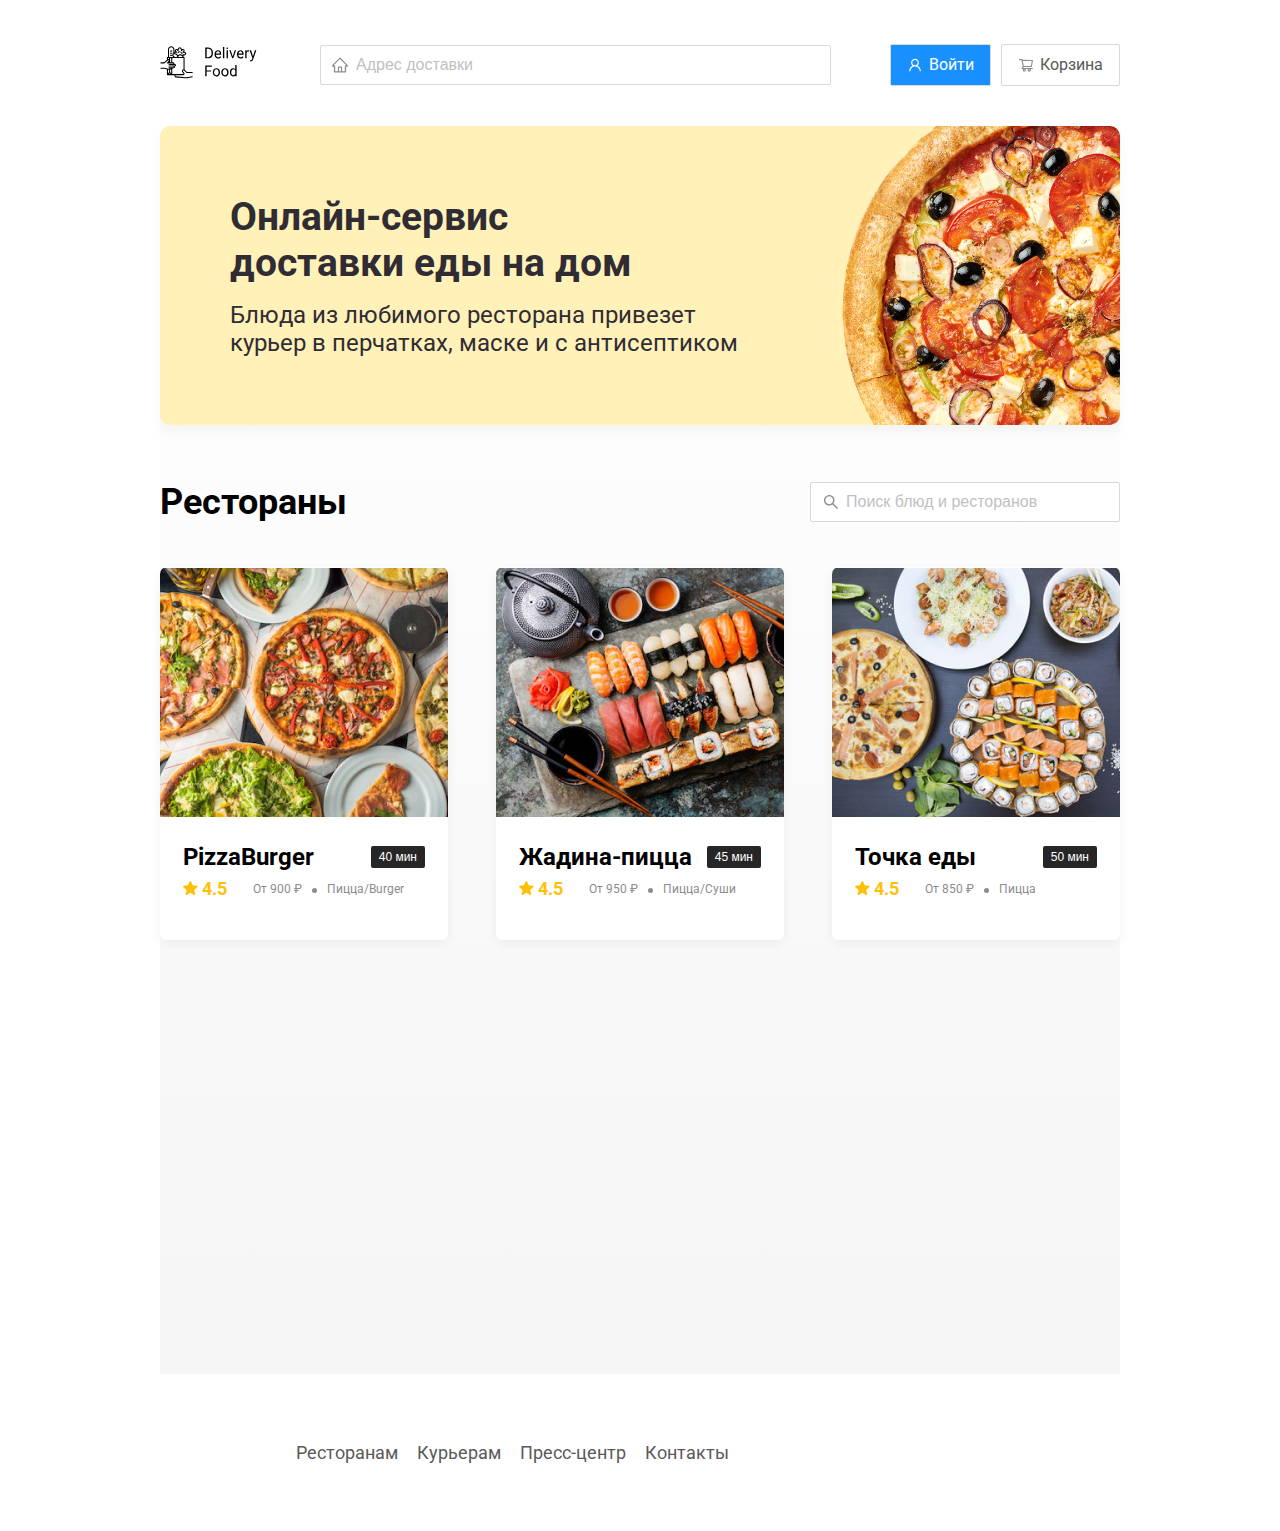
<file: index.html>
<!DOCTYPE html>
<html lang="ru">
<head>
    <meta charset="UTF-8">
    <meta name="viewport" content="width=device-width, initial-scale=1.0">
    <title>Delivery Food - доставка еды на дом</title>
    <link rel="stylesheet" href="css/normalize.css">
    <link rel="stylesheet" href="css/animate.css">
    <!-- <link rel="stylesheet" href="https://cdnjs.cloudflare.com/ajax/libs/animate.css/4.1.1/animate.min.css"/> -->
    <!-- <link rel="stylesheet" href="https://cdn.boomcdn.com/libs/wow-js/1.3.0/wow.min.js"/> -->

    <link rel="stylesheet" href="css/fonts.css">
    <link href="https://fonts.googleapis.com/css2?family=Roboto:wght@400;700&display=swap" rel="stylesheet">
    <link rel="stylesheet" href="css/style.css">
    <link rel="stylesheet" href="css/media.css">
    
</head>
<body>
   
     <div class="container">

        <header class="header">
            <a href="index.html">
                <img class="logo animate__animated animate__fadeInLeft animate__delay-1s" src="images/logo.svg" alt="Logo">
            </a>
            <input type="text" class="input adress-input" placeholder="Адрес доставки">
            <div class="buttons">
                <button class="button button-primary">
                    <img class="button-icon" src="images/user.svg" alt="">
                    <span class="button-text">Войти</span>
                </button>
                <button class="button">
                    <img class="button-icon" src="images/bascket.svg" alt="">
                    <span class="button-text"> Корзина</span>
                </button>
            </div>
        </header>

        <main class="main">
            <div class="container">
                <section class="promo">
                    <h1 class="promo-title">Онлайн-сервис </br>  доставки еды на дом</h1>
                    <p class="promo-text">Блюда из любимого ресторана привезет курьер в перчатках, маске и с антисептиком</p>
                </section>
        
                <section class="restaraunts">
                    <div class="section-heading">
                        <h2 class="section-title">Рестораны</h2>
                        <input class="input input-search" type="text" placeholder="Поиск блюд и ресторанов">
                    </div>
                    <div class="cards">
                        <a href="restauran.html" class="card wow fadeInUp " data-wow-delay="0.2s">
                            <img class="card-img" src="images/pizza-5.jpg" alt="">
                            <div class="card-text">
                                <div class="card-heading">
                                    <h3 class="card-title">PizzaBurger</h3>
                                    <span class="card-tag tag">40 мин</span>
                                </div>
                                <div class="card-info">
                                    <div class="rating">
                                        <img class="rating-star" src="images/star.svg" alt="">
                                        4.5
                                    </div>
                                    <div class="price">От 900 ₽</div>
                                    <div class="category">Пицца/Burger</div>
                                </div>
                            </div>
                        </a>
                        <a href="restauran.html" class="card wow fadeInUp " data-wow-delay="0.4s">
                            <img class="card-img" src="images/pizza-4.jpg" alt="">
                            <div class="card-text">
                                <div class="card-heading">
                                    <h3 class="card-title">Жадина-пицца</h3>
                                    <span class="card-tag tag">45 мин</span>
                                </div>
                                <div class="card-info">
                                    <div class="rating">
                                        <img class="rating-star" src="images/star.svg" alt="">
                                        4.5
                                    </div>
                                    <div class="price">От 950 ₽</div>
                                    <div class="category">Пицца/Суши </div>
                                </div>
                            </div>
                        </a>
                        <a href="restauran.html" class="card wow fadeInUp " data-wow-delay="0.6s">
                            <img class="card-img" src="images/pizza-6.jpg" alt="">
                            <div class="card-text">
                                <div class="card-heading">
                                    <h3 class="card-title">Точка еды</h3>
                                    <span class="card-tag tag">50 мин</span>
                                </div>
                                <div class="card-info">
                                    <div class="rating">
                                        <img class="rating-star" src="images/star.svg" alt="">
                                        4.5
                                    </div>
                                    <div class="price">От 850 ₽</div>
                                    <div class="category">Пицца </div>
                                </div>
                            </div>
                        </a>
                        <a href="restauran.html" class="card wow fadeInUp " data-wow-delay="0.8s">
                            <img class="card-img" src="images/pizza-1.jpg" alt="">
                            <div class="card-text">
                                <div class="card-heading">
                                    <h3 class="card-title">Пицца плюс</h3>
                                    <span class="card-tag tag">50 мин</span>
                                </div>
                                <div class="card-info">
                                    <div class="rating">
                                        <img class="rating-star" src="images/star.svg" alt="">
                                        4.5
                                    </div>
                                    <div class="price">От 840 ₽</div>
                                    <div class="category">Пицца </div>
                                </div>
                            </div>
                        </a>
                        <a href="restauran.html" class="card wow fadeInUp" data-wow-delay="0.10s">
                            <img class="card-img" src="images/pizza-2.jpg" alt="">
                            <div class="card-text">
                                <div class="card-heading">
                                    <h3 class="card-title">Тануки </h3>
                                    <span class="card-tag tag">45 мин</span>
                                </div>
                                <div class="card-info">
                                    <div class="rating">
                                        <img class="rating-star" src="images/star.svg" alt="">
                                        5
                                    </div>
                                    <div class="price">От 800 ₽</div>
                                    <div class="category">Пицца </div>
                                </div>
                            </div>
                        </a>
                        <a href="restauran.html" class="card wow fadeInUp" data-wow-delay=0.12s">
                            <img class="card-img" src="images/pizza-3.jpg" alt="">
                            <div class="card-text">
                                <div class="card-heading">
                                    <h3 class="card-title">FoodBand</h3>
                                    <span class="card-tag tag">60 мин</span>
                                </div>
                                <div class="card-info">
                                    <div class="rating">
                                        <img class="rating-star" src="images/star.svg" alt="">
                                        4.4
                                    </div>
                                    <div class="price">От 870 ₽</div>
                                    <div class="category">Пицца </div>
                                </div>
                            </div>
                        </a>
                    </div>
                </section>
            </div>
        </main>

        <footer class="footer">
            <div class="container">
                <div class="footer-block">
                    <img class="footer-imglogo wow zoomIn" src="images/logo.svg" alt="logo">
                    <nav class="footer-navigation">
                        <a href="#" class="footer-link">Ресторанам </a>
                        <a href="#" class="footer-link">Курьерам</a>
                        <a href="#" class="footer-link">Пресс-центр</a>
                        <a href="#" class="footer-link">Контакты</a>
                    </nav>
                    <div class="social-links wow zoomIn" >
                        <a href="#" class="social-link">
                            <img src="images/insta.svg" alt="instagram">
                        </a>
                        <a href="#" class="social-link">
                            <img src="images/fb.svg" alt="facebook">
                        </a>
                        <a href="#" class="social-link">
                            <img src="images/vk.svg" alt="vkontacte">
                        </a>
                    </div>
                </div>
            </div>
        </footer>
    

    </div>


    <script src="js/wow.min.js"></script>
    <script src="js/wow.init.js"></script>
    <script src="js/WOW.js"></script>
    <script src="js/main.js"></script>
</body>
</html>
</file>
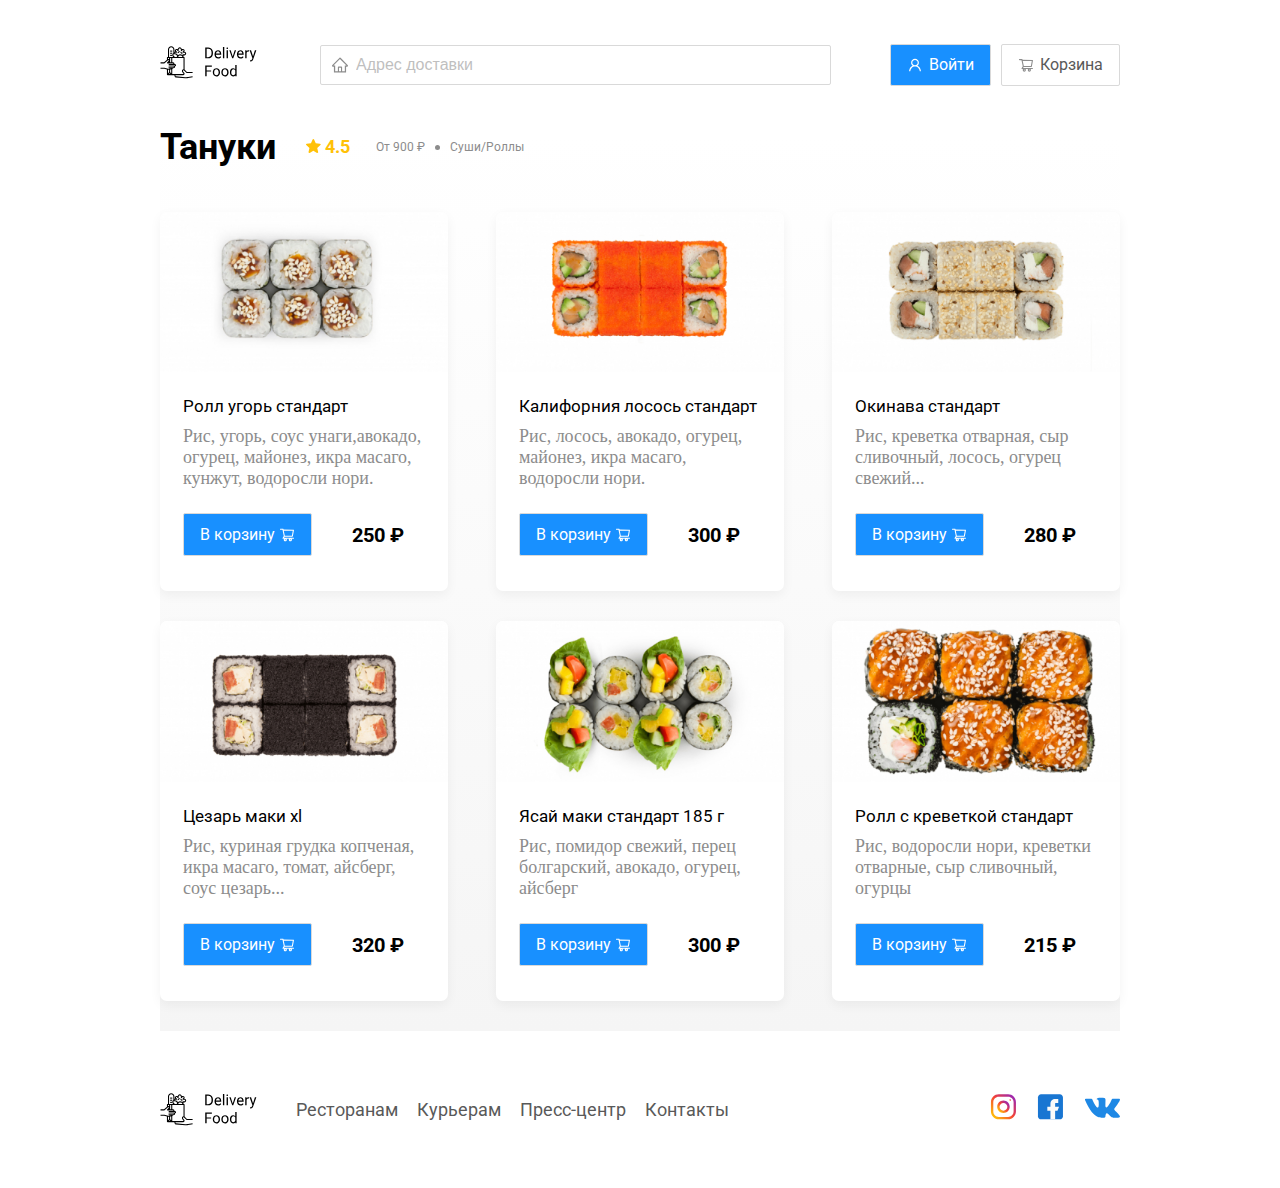
<file: restauran.html>
<!DOCTYPE html>
<html lang="ru">
<head>
    <meta charset="UTF-8">
    <meta name="viewport" content="width=device-width, initial-scale=1.0">
    <title>Delivery Food - доставка еды на дом</title>
    <link rel="stylesheet" href="css/normalize.css">
    <link rel="stylesheet" href="https://cdnjs.cloudflare.com/ajax/libs/animate.css/4.1.1/animate.min.css"/>
    <link rel="stylesheet" href="css/fonts.css">
    <link href="https://fonts.googleapis.com/css2?family=Roboto:ital,wght@0,700;1,400&display=swap" rel="stylesheet">
    <link rel="stylesheet" href="css/style.css">
    <link rel="stylesheet" href="css/media.css">
    
</head>
<body>
   
     <div class="container">

        <header class="header">
            <a href="index.html">
                <img class="logo" src="images/logo.svg" alt="Logo">
            </a>
            <input type="text" class="input adress-input" placeholder="Адрес доставки">
            <div class="buttons">
                <button class="button button-primary">
                    <img class="button-icon" src="images/user.svg" alt="">
                    <span class="button-text">Войти</span>
                </button>
                <button class="button" id="cart-button">
                    <img class="button-icon" src="images/bascket.svg" alt="">
                    <span class="button-text"> Корзина</span>
                </button>
            </div>
        </header>

        <main class="main">
            <div class="container">
        
                <section class="restauran">
                    <div class="section-heading">
                        <h2 class="section-title">Тануки</h2>
                        <div class="card-info">
                            <div class="rating">
                                <img class="rating-star" src="images/star.svg" alt="">
                                4.5
                            </div>
                            <div class="price">От 900 ₽</div>
                            <div class="category">Суши/Роллы</div>
                        </div>
                    </div>
                    <div class="cards">
                        <div class="card">
                            <img class="card-img-restauran" src="images/res-1.jpg" alt="">
                            <div class="card-text">
                                <div class="card-heading">
                                    <h3 class="card-title card-title-reg">Ролл угорь стандарт</h3>
                                </div>
                                <div class="card-info">
                                    <div class="ingredients">Рис, угорь, соус унаги,авокадо, огурец, майонез, икра масаго, кунжут, водоросли нори. </div>
                                </div>
                                <div class="card-buttons">
                                    <button class="button button-primary">
                                        <span class="button-card-text">В корзину</span>
                                        <img class="button-icon-restaurant" src="images/bascket-2.svg" alt="">
                                    </button>
                                    <strong class="card-price-bold">250 ₽</strong>
                                </div>
                            </div>
                        </div>
                        <div class="card">
                            <img class="card-img-restauran" src="images/res-2.jpg" alt="">
                            <div class="card-text">
                                <div class="card-heading">
                                    <h3 class="card-title card-title-reg">Калифорния лосось стандарт</h3>
                                </div>
                                <div class="card-info">
                                    <div class="ingredients">Рис, лосось, авокадо, огурец, майонез, икра масаго, водоросли нори. </div>
                                </div>
                                <div class="card-buttons">
                                    <button class="button button-primary">
                                        <span class="button-card-text">В корзину</span>
                                        <img class="button-icon-restaurant" src="images/bascket-2.svg" alt="">
                                    </button>
                                    <strong class="card-price-bold">300 ₽</strong>
                                </div>
                            </div>
                        </div>
                        <div class="card">
                            <img class="card-img-restauran" src="images/res-3.jpg" alt="">
                            <div class="card-text">
                                <div class="card-heading">
                                    <h3 class="card-title card-title-reg">Окинава стандарт</h3>
                                </div>
                                <div class="card-info">
                                    <div class="ingredients"> Рис, креветка отварная, сыр сливочный, лосось, огурец свежий...</div>
                                </div>
                                <div class="card-buttons">
                                    <button class="button button-primary">
                                        <span class="button-card-text">В корзину</span>
                                        <img class="button-icon-restaurant" src="images/bascket-2.svg" alt="">
                                    </button>
                                    <strong class="card-price-bold">280 ₽</strong>
                                </div>
                            </div>
                        </div>
                        <div class="card">
                            <img class="card-img-restauran" src="images/res-4.jpg" alt="">
                            <div class="card-text">
                                <div class="card-heading">
                                    <h3 class="card-title card-title-reg">Цезарь маки хl</h3>
                                </div>
                                <div class="card-info">
                                    <div class="ingredients"> Рис, куриная грудка копченая, икра масаго, томат, айсберг, соус цезарь...</div>
                                </div>
                                <div class="card-buttons">
                                    <button class="button button-primary">
                                        <span class="button-card-text">В корзину</span>
                                        <img class="button-icon-restaurant" src="images/bascket-2.svg" alt="">
                                    </button>
                                    <strong class="card-price-bold">320 ₽</strong>
                                </div>
                            </div>
                        </div>
                        <div class="card">
                            <img class="card-img-restauran" src="images/res-5.jpg" alt="">
                            <div class="card-text">
                                <div class="card-heading">
                                    <h3 class="card-title card-title-reg">Ясай маки стандарт 185 г</h3>
                                </div>
                                <div class="card-info">
                                    <div class="ingredients">Рис, помидор свежий, перец болгарский, авокадо, огурец, айсберг</div>
                                </div>
                                <div class="card-buttons">
                                    <button class="button button-primary">
                                        <span class="button-card-text">В корзину</span>
                                        <img class="button-icon-restaurant" src="images/bascket-2.svg" alt="">
                                    </button>
                                    <strong class="card-price-bold">300 ₽</strong>
                                </div>
                            </div>
                        </div>
                        <div class="card">
                            <img class="card-img-restauran" src="images/res-6.jpg" alt="">
                            <div class="card-text">
                                <div class="card-heading">
                                    <h3 class="card-title card-title-reg">Ролл с креветкой стандарт</h3>
                                </div>
                                <div class="card-info">
                                    <div class="ingredients">Рис, водоросли нори, креветки отварные, сыр сливочный, огурцы</div>
                                </div>
                                <div class="card-buttons">
                                    <button class="button button-primary">
                                        <span class="button-card-text">В корзину</span>
                                        <img class="button-icon-restaurant" src="images/bascket-2.svg" alt="">
                                    </button>
                                    <strong class="card-price-bold">215 ₽</strong>
                                </div>
                            </div>
                        </div>
                    </div>
                </section>
            </div>
        </main>

        <footer class="footer">
            <div class="container">
                <div class="footer-block">
                    <img class="footer-imglogo" src="images/logo.svg" alt="logo">
                    <nav class="footer-navigation">
                        <a href="#" class="footer-link">Ресторанам </a>
                        <a href="#" class="footer-link">Курьерам</a>
                        <a href="#" class="footer-link">Пресс-центр</a>
                        <a href="#" class="footer-link">Контакты</a>
                    </nav>
                    <div class="social-links">
                        <a href="#" class="social-link">
                            <img src="images/insta.svg" alt="instagram">
                        </a>
                        <a href="#" class="social-link">
                            <img src="images/fb.svg" alt="facebook">
                        </a>
                        <a href="#" class="social-link">
                            <img src="images/vk.svg" alt="vkontacte">
                        </a>
                    </div>
                </div>
            </div>
        </footer>
    

    </div>

        <!-- -------------modal----------------------------------- -->
        <div class="modal">
            <div class="modal-dialog">
                <div class="modal-header">
                    <h3 class="modal-title">Корзина</h3>
                    <button class="close">&times</button>
                </div>
                <div class="modal-body">
                    <div class="foods-row">
                        <span class="food-name">Ролл угорь стандарт</span>
                        <strong class="food-price">250 ₽</strong>
                        <div class="food-counter">
                            <button class="counter-button">-</button>
                            <span class="counter">1</span>
                            <button class="counter-button">+</button>
                        </div>
                    </div>
                    <div class="foods-row">
                        <span class="food-name">Ролл угорь стандарт</span>
                        <strong class="food-price">250 ₽</strong>
                        <div class="food-counter">
                            <button class="counter-button">-</button>
                            <span class="counter">1</span>
                            <button class="counter-button">+</button>
                        </div>
                    </div>
                    <div class="foods-row">
                        <span class="food-name">Ролл угорь стандарт</span>
                        <strong class="food-price">250 ₽</strong>
                        <div class="food-counter">
                            <button class="counter-button">-</button>
                            <span class="counter">1</span>
                            <button class="counter-button">+</button>
                        </div>
                    </div>
                    <div class="foods-row">
                        <span class="food-name">Ролл угорь стандарт</span>
                        <strong class="food-price">250 ₽</strong>
                        <div class="food-counter">
                            <button class="counter-button">-</button>
                            <span class="counter">1</span>
                            <button class="counter-button">+</button>
                        </div>
                    </div>
                    <div class="foods-row">
                        <span class="food-name">Ролл угорь стандарт</span>
                        <strong class="food-price">250 ₽</strong>
                        <div class="food-counter">
                            <button class="counter-button">-</button>
                            <span class="counter">1</span>
                            <button class="counter-button">+</button>
                        </div>
                    </div>
                </div>
                <div class="modal-footer">
                    <span class="modal-pricetag">1250 ₽</span>
                    <div class="footer-buttons">
                        <button class="button button-primary">оформить заказ</button>
                        <button class="button">отмена</button>
                    </div>
                </div>
            </div>
        </div>
    
    
    
    <!-- --------------------------------------------------------- -->

    <script src="js/main.js"></script>
</body>
</html>
</file>
<file: css/fonts.css>
@font-face{
    font-family:'SFProDisplay-Regular', sans-serif;
    src: url('../fonts/SFProDisplay-Regular.woff2') format('woff2'),
         url('../fonts/SFProDisplay-Regular.woff') format('woff');
    font-weight: 400;
    font-style: normal;
    font-display: swap;
}
</file>
<file: css/style.css>
html{
    box-sizing: border-box;
}
*,*::before, *::after{
    box-sizing: inherit;
}
a{
    text-decoration: none;
    color: inherit;
    display: inline-block;
}
ul,
li{
    margin: 0;
    padding: 0;
    list-style: none;
}
h1,h2,h3,h4,h5,h6{
    margin: 0;
}
p{
    margin: 0;
}
body{
    /* font-family: 'Roboto', sans-serif;
    font-weight: 400; */
    padding-top: 44px;
}
.container{
    max-width: 1200px;
    margin: 0 auto;
}
.header {
    display: flex;
    align-items: center;
    justify-content: space-between;
    margin-bottom: 40px;
}
.input{
    background: #FFFFFF;
    border: 1px solid #D9D9D9;
    border-radius: 2px;
    padding-left: 35px;
    background-position: left 11px center;
    background-repeat: no-repeat;
    height: 40px;
}
.input::placeholder{
    font-family:'SFProDisplay-Regular', sans-serif;
    font-weight: normal;
    font-size: 16px;
    line-height: 24px;
    color: #BFBFBF;
}
.adress-input {
    flex: 0.8;
    /* width: 690px; */
    height: 40px;
    background-image: url('../images/logo-input.svg');
    background-position: left 11px center;
    background-repeat: no-repeat;
    padding-left: 35px;

}
.buttons {
    display: flex;
    align-items: center;
}
.button {
    padding: 8px 16px;
    background: #FFFFFF;
    border: 1px solid #D9D9D9;
    box-shadow: 0px 0px 2px rgba(0, 0, 0, 0.0015);
    border-radius: 2px;
    color: #595959;
    font-family: 'Roboto', sans-serif;
    font-weight: normal;
    font-size: 16px;
    line-height: 24px;
    display: flex;
    align-items: center;
    cursor: pointer;
}
.button-icon{
    margin-right: 6px;
}
.button-primary{
    background: #1890FF;
    border-radius: 2px;
    color: #fff;
    margin-right: 10px;
}

.main{
    background: linear-gradient(180deg, rgba(245, 245, 245, 0) 1.04%, #F5F5F5 100%);
}

.promo{
    box-shadow: 0px 7px 12px rgba(158, 158, 163, 0.1);
    background: #FFF1B8 url('../images/promo-images.jpeg') no-repeat top -100px right -255px / 925px;
    border-radius: 10px;
    padding: 68px 70px;
    margin-bottom: 56px;
}

.promo-title{
    font-family: 'Roboto', sans-serif;
    font-weight: bold;
    font-size: 39px;
    line-height: 46px;
    color: #302C34;
    margin-bottom: 15px;
}
.promo-text{
    max-width: 538px;
    font-family: 'Roboto', sans-serif;
    font-weight: normal;
    font-size: 24px;
    line-height: 28px;
    color: #302C34;
}


.section-heading{
    display: flex;
    align-items: center;
    margin-bottom: 44px;
}
.section-title{
    font-family: 'Roboto', sans-serif;
    font-weight: bold;
    font-size: 36px;
    line-height: 42px;
    color: #000000;
    margin-right: 30px;
}
.input-search{
    width: 310px;
    background-image: url('../images/search.svg');
    margin-left: auto;
}

.cards {
    display: flex;
    flex-wrap: wrap;
    align-items: flex-start;
    justify-content: space-between;
}
.card {
    background: #FFFFFF;
    box-shadow: 0px 4px 12px rgba(0, 0, 0, 0.05);
    border-radius: 7px;
    overflow: hidden;
    margin-bottom: 30px;
    flex-basis: 30%;
}
.card-img {
    width: 384px;
    height: 250px;
    object-fit: cover;
}
.card-img-restauran{
    width: 100%;
}
.card-text {
    padding: 20px 23px 35px;
}
.card-heading {
    display: flex;
    align-items: center;
    justify-content: space-between;
}
.card-title {
    font-family: 'Roboto', sans-serif;
    font-weight: bold;
    font-size: 24px;
    line-height: 32px;
    color: #000000;
    margin: 0;
}
.card-title-reg{
    font-family: 'Roboto', sans-serif;
    font-weight: normal;
    font-weight: normal;
    font-size: 17px;
    line-height: 20px;
    margin-bottom: 10px;
}
.card-tag {
    background: #262626;
    border-radius: 2px;
    padding: 1px 8px;
    font-size: 12px;
    line-height: 20px;
    font-family:'SFProDisplay-Regular', sans-serif;
    font-weight: normal;
    color: #fff;
}
.card-info {
    display: flex;
    align-items: center;
    flex-wrap: wrap;
}
.card-price-bold{
    font-family: 'Roboto', sans-serif;
    font-style: normal;
    font-weight: bold;
    font-size: 20px;
    line-height: 32px;
    color: #000000;
    margin-left: 30px;
}
.card-buttons{
    display: flex;
    align-items: center;
    margin-top: 24px;
}
.rating {
    margin-right: 26px;
    font-family: 'Roboto', sans-serif;
    font-weight: bold;
    font-size: 18px;
    line-height: 32px;
     color: #FFC107;
}
.price,
.category {
    font-style: normal;
    font-family: 'Roboto', sans-serif;
    font-weight: normal;
    font-size: 18px;
    line-height: 32px;
    color: #8C8C8C;
}
.price{
    margin-right: 10px;
}
.price::after{
    content: '';
    width: 5px;
    height: 5px;
    border-radius: 50%;
    background-color: #8C8C8C;
    display: inline-block;
    vertical-align: middle;
    margin-left: 10px;
}
.category{
    text-overflow: ellipsis;
    overflow: hidden;
    white-space: nowrap;
    max-width: 150px;
}
.ingredients{
    font-style: normal;
    font-size: 18px;
    line-height: 21px;
    color: #8C8C8C;
}
.button-icon-restaurant{
    margin-left: 4px;
}

.footer {
    padding: 60px 0;
}
.footer-block {
    display: flex;
    align-items: center;
    justify-content: space-between;
}
.footer-navigation {
    margin-left: 35px;
    margin-right: auto;
}
.footer-link {
    display: inline-block;
    color: #595959;
    font-style: normal;
    font-family: 'Roboto', sans-serif;
    font-weight: normal;
    font-size: 18px;
    line-height: 21px;
}
.footer-link:not(:last-child){
    margin-right: 15px;
}
.social-links {
    display: flex;
    align-items: center;
}
.social-link:not(:last-child) {
    margin-right: 21px;
}


.modal{
    position: fixed;
    left: 0;
    top: 0;
    width: 100%;
    height: 100%;
    background: rgba(0, 0, 0, 0.4);
    display: none;
}
.is-open{
    display: flex;
}
.modal-body{
    margin-bottom: 52px;
}
.modal-dialog{
    max-width: 780px;
    width: 95%;
    background: #FFFFFF;
    border-radius: 5px;
    margin: auto;
    padding: 40px 45px;
}
.modal-header{
    display: flex;
    justify-content: space-between;
    align-items: center;
    margin-bottom: 45px;
}
.modal-title{
    margin: 0;
    font-family: Roboto;
    font-style: normal;
    font-weight: bold;
    font-size: 36px;
    line-height: 42px;
    color: #000000;
}
.close{
    font-size: 36px;
    border: none;
    background-color: transparent;
    cursor: pointer;
}
.foods-row {
    display: flex;
    align-items: flex-start;
    justify-content: space-between;
    border-bottom:1px solid #D9D9D9;
    padding-bottom: 8px;
    margin-bottom: 15px;
}
.food-name {
    font-family: Roboto;
    font-style: normal;
    font-weight: normal;
    font-size: 18px;
    line-height: 32px;
    color: #000000;
}
.food-price {
    margin-left: auto;
    margin-right: 47px;
    font-family: Roboto;
    font-style: normal;
    font-weight: bold;
    font-size: 20px;
    line-height: 32px;
    color: #000000;
}
.food-counter {
    display: flex;
    align-items: center;
}
.counter-button {
    display: flex;
    align-items: center;
    justify-content: center;
    width: 39px;
    height: 32px;
    background: #FFFFFF;
    border: 1px solid #40A9FF;
    box-sizing: border-box;
    border-radius: 2px;
    font-family:'SFProDisplay-Regular', sans-serif;
    font-style: normal;
    font-weight: normal;
    font-size: 14px;
    line-height: 22px;
    color: #40A9FF;
}
.counter {
    font-family:'SFProDisplay-Regular', sans-serif;
    font-style: normal;
    font-weight: normal;
    font-size: 16px;
    line-height: 24px;
    color: #000000;
    margin-left: 10px;
    margin-right: 10px;
}
.modal-footer {
    display: flex;
    align-items: center;
    justify-content: space-between;
}
.modal-pricetag {
    font-family: Roboto;
    font-style: normal;
    font-weight: bold;
    font-size: 20px;
    line-height: 23px;
    color: #FAFAFA;
    background: #262626;
    border-radius: 5px;
    padding: 15px 20px;
}
.footer-buttons {
    display: flex;
    align-items: center;
}
</file>
<file: css/media.css>
@media(max-width: 1366px){
    .container{
        max-width: 960px;
    }
    .promo{
        background: #FFF1B8 url(../images/promo-images.jpeg) no-repeat top -50px right -300px / 700px;
    }
    .price,
    .category {
        font-size: 12px;

    }
}
@media(max-width: 992px){
    .container{
        max-width: 750px;
    }
    .promo{
        background: #FFF1B8 url(../images/promo-images.jpeg) no-repeat top -50px right -200px / 500px;
        padding: 40px 20px;
    }
    .promo-title {
        font-size: 35px;
        line-height: 40px;
    }
    .promo-text {
        max-width: 425px;
        font-size: 20px;
        line-height: 23px;
    }
    .card{
        flex-basis: 48%;
    }
    .footer-link{
        font-size: 16px;
    }
}
@media(max-width: 768px){
    .container{
        max-width: 560px;
    }
     .card.rating{
        flex-basis: 100%;
    }
    .card-info{
        flex-wrap: wrap;
    }
    .card-title{
        font-size: 18px;
    }
    .promo {
        background: #FFF1B8 url(../images/promo-images.jpeg) no-repeat top -8px right -88px / 300px;
        padding: 20px;
    }
    .promo-title {
        font-size: 28px;
        line-height: 34px;
    }
    .promo-text {
        max-width: 260px;
        font-size: 16px;
        line-height: 20px;
        margin: 0;
    }
    .footer-link {
        font-size: 10px;
    }
    .footer-link:not(:last-child) {
        margin-right: 10px;
    }
    .social-link:not(:last-child) {
        margin-right: 10px;
    }
}
@media(max-width: 578px){
    .container{
        width: 90%;
    }
    .header{
        flex-wrap: wrap;
    }
    .adress-input{
        order: 5;
        flex: 1;
        margin-top: 15px;
    }
    .promo{
        background-image: none;
    }
    .promo-text {
        max-width: 538px;
        font-size: 16px;
        line-height: 20px;
        margin: 0;
    }
    .section-title{
        font-size: 20px;
    }
    .card{
        flex-basis: 100%;
    }
    .card-title {
        font-size: 14px;
    }
    .card-img{
        width: 100%;
    }
    .footer{
        padding: 30px 0;
    }
    .footer-block{
        align-items: flex-start;
    }
    .footer-navigation{
        margin-left: 0;
        margin-right: 0;
        order: 0;
        display: flex;
        flex-wrap: wrap;
        flex-direction: column;
    }
    .footer-imglogo{
        margin-right: 15px;
        order: 1;
    }
    .social-links{
        order: 2;
    }
}
@media(max-width: 480px){
    .header{
        margin-bottom: 15px;
    }
    .button{
        min-height: 20px;
    }
    .button-text{
        display: none;
    }
    .button-icon {
        margin-right: 0;
    }
    .promo{
        padding: 20px;
        margin-bottom: 10px;
    }
    .promo-text{
        font-size: 14px;
    }
    .section-heading{
        flex-wrap: wrap;
    }
    .footer-block{
        flex-wrap: wrap;
        flex-direction: column;
        align-items: center;
    }
    .footer-imglogo{
        order: 0;
        margin-bottom: 20px;
    }
    .footer-navigation{
        margin-bottom: 20px;
        text-align: center;

    }
    .footer-link:not(:last-child){
        margin-right: 0;
    }
}
@media(max-width: 480px){
    .button-card-text{
        display: none;
    }
}
</file>
